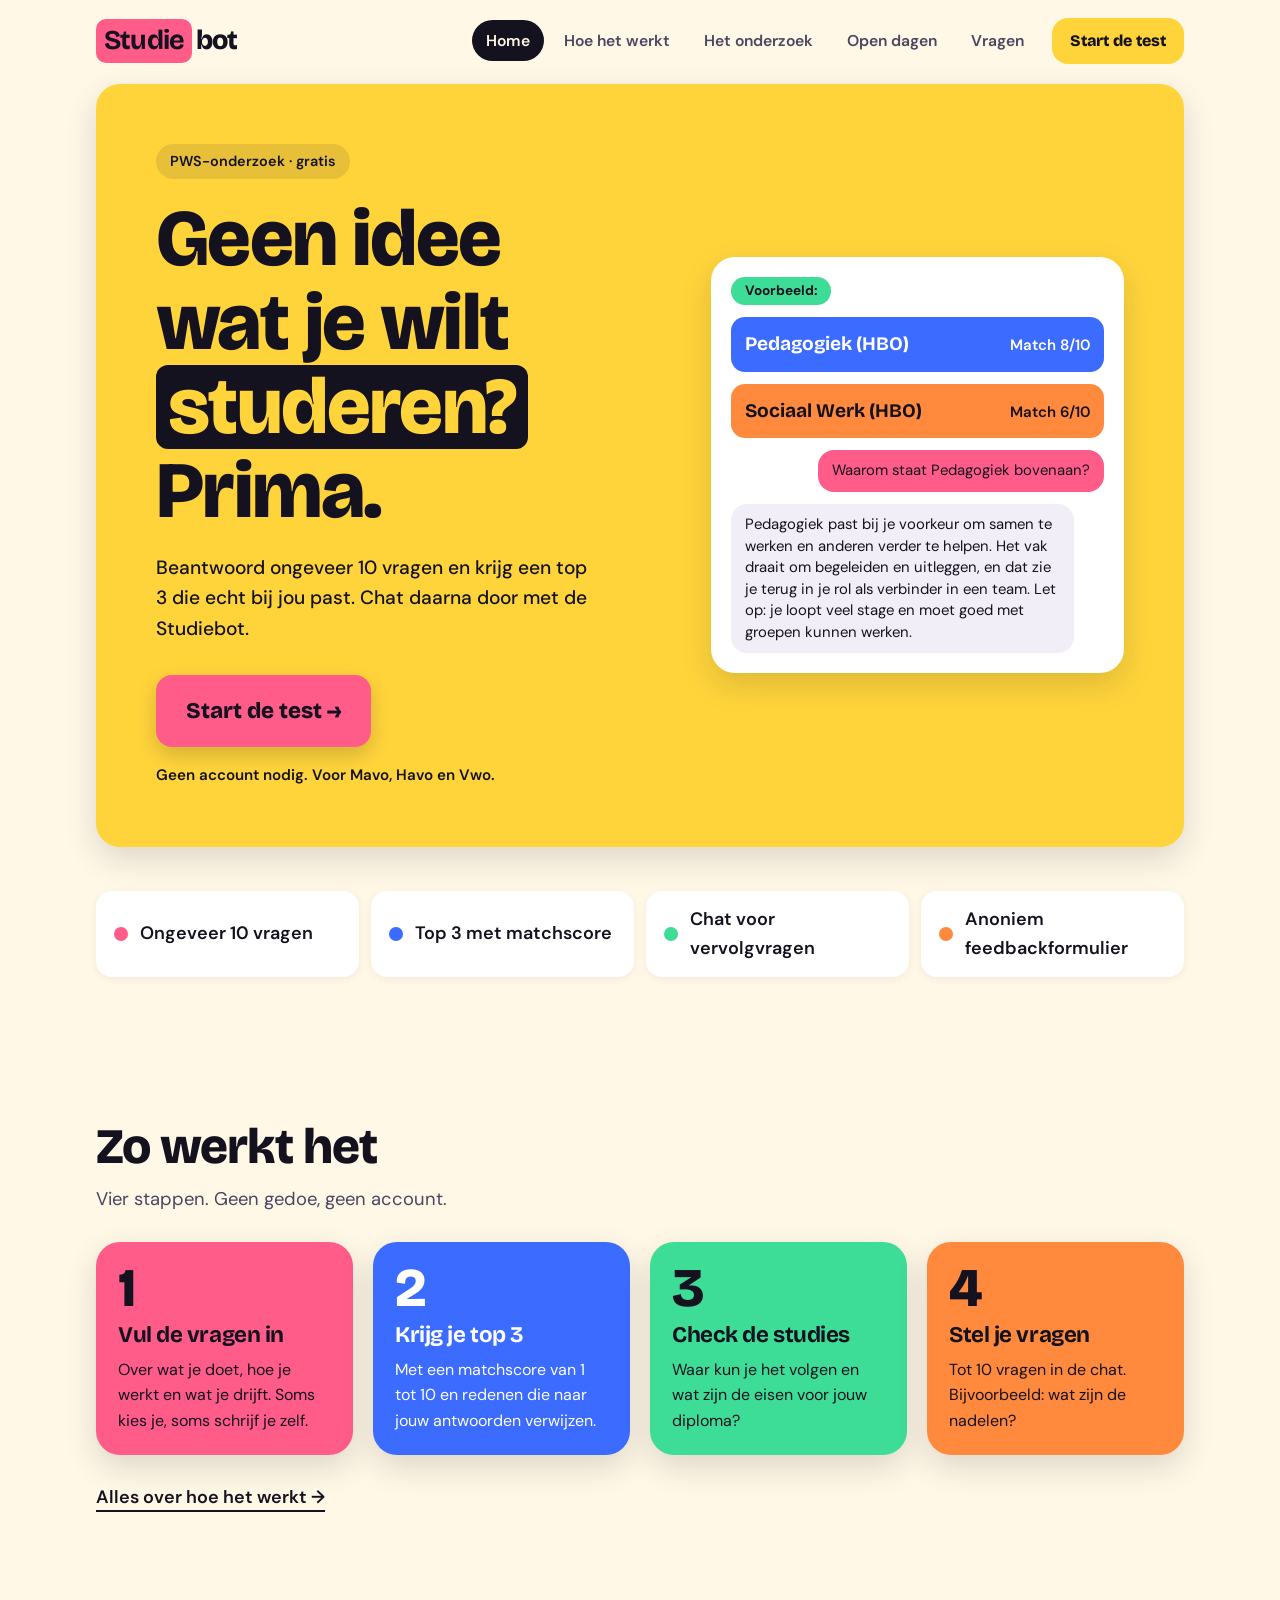
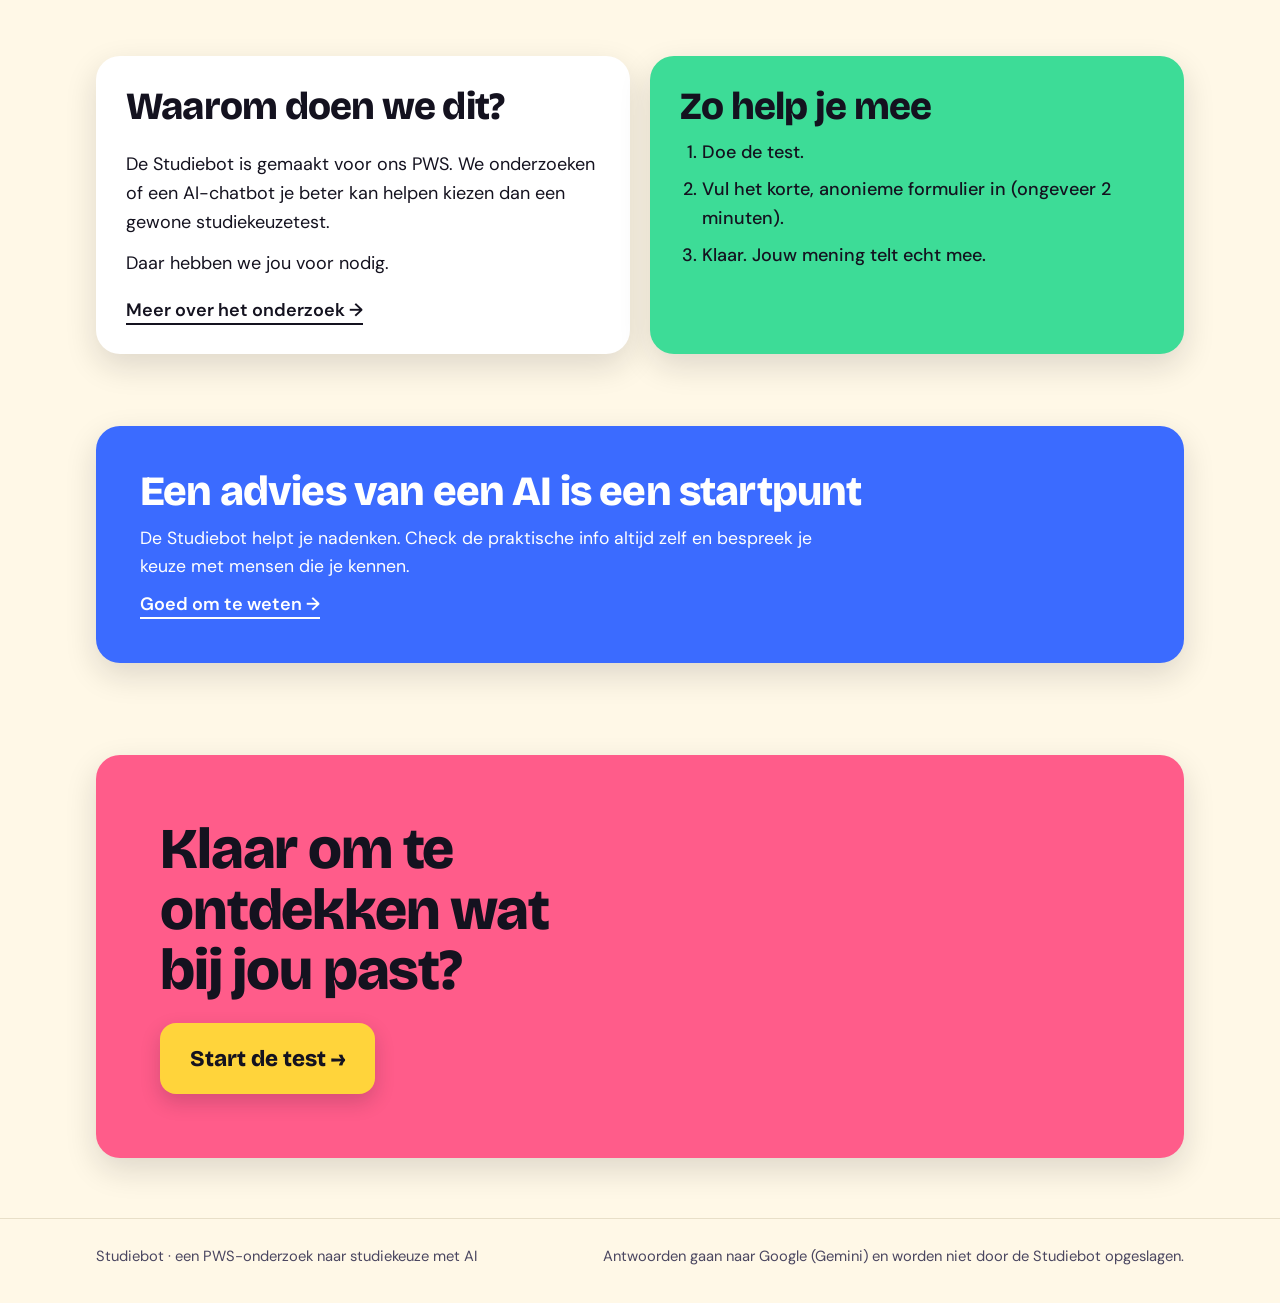
<file: docs/index.html>
<!doctype html>
<html lang="nl"><head><meta charset="utf-8"><meta name="viewport" content="width=device-width, initial-scale=1, viewport-fit=cover"><title>Studiebot</title>
<link rel="preconnect" href="https://fonts.googleapis.com"><link rel="preconnect" href="https://fonts.gstatic.com" crossorigin><link rel="stylesheet" href="https://fonts.googleapis.com/css2?family=Bricolage+Grotesque:wght@700;800&family=DM+Sans:wght@400;500;600;700&display=swap">
<link rel="stylesheet" href="assets/style.css"></head>
<body>
<header class="site-head"><div class="wrap"><div class="bar">
<a class="logo" href="index.html" aria-label="Studiebot, naar de homepage"><b>Studie</b>bot</a>
<a class="btn sm head-cta" href="https://studiebotpws-adriaanchrisderk.streamlit.app" target="_blank" rel="noopener">Start de test</a>
<nav class="nav" aria-label="Hoofdmenu"><a class="item" href="index.html" aria-current="page">Home</a><a class="item" href="hoe-werkt.html">Hoe het werkt</a><a class="item" href="onderzoek.html">Het onderzoek</a><a class="item" href="open-dagen.html">Open dagen</a><a class="item" href="vragen.html">Vragen</a><a class="btn sm" href="https://studiebotpws-adriaanchrisderk.streamlit.app" target="_blank" rel="noopener">Start de test</a></nav>
</div></div></header><main>
<section class="hero"><div class="wrap"><div class="hero-box box" style="background:var(--yellow)">
 <div>
  <span class="pill">PWS-onderzoek · gratis</span>
  <h1>Geen idee wat je wilt <span>studeren?</span> Prima.</h1>
  <p class="sub">Beantwoord ongeveer 10 vragen en krijg een top 3 die echt bij jou past. Chat daarna door met de Studiebot.</p>
  <div class="hero-cta"><a class="btn" href="https://studiebotpws-adriaanchrisderk.streamlit.app" target="_blank" rel="noopener">Start de test →</a>
  <span class="tiny">Geen account nodig. Voor Mavo, Havo en Vwo.</span></div>
 </div>
 <div class="phone box" role="img" aria-label="Voorbeeld van een advies met matchscore en een vraag in de chat">
  <span class="chip">Voorbeeld:</span>
  <div class="res a"><div class="row"><strong>Pedagogiek (HBO)</strong><small>Match 8/10</small></div></div>
  <div class="res b"><div class="row"><strong>Sociaal Werk (HBO)</strong><small>Match 6/10</small></div></div>
  <div class="bubble u">Waarom staat Pedagogiek bovenaan?</div>
  <div class="bubble bt">Pedagogiek past bij je voorkeur om samen te werken en anderen verder te helpen. Het vak draait om begeleiden en uitleggen, en dat zie je terug in je rol als verbinder in een team. Let op: je loopt veel stage en moet goed met groepen kunnen werken.</div>
 </div>
</div></div></section>

<section class="sec" style="padding-top:8px"><div class="wrap"><ul class="facts">
 <li><i></i>Ongeveer 10 vragen</li><li><i></i>Top 3 met matchscore</li><li><i></i>Chat voor vervolgvragen</li><li><i></i>Anoniem feedbackformulier</li></ul></div></section>

<section class="sec"><div class="wrap">
 <h2>Zo werkt het</h2><p class="lead">Vier stappen. Geen gedoe, geen account.</p>
 <ol class="steps">
  <li class="step box"><span class="n">1</span><h3>Vul de vragen in</h3><p>Over wat je doet, hoe je werkt en wat je drijft. Soms kies je, soms schrijf je zelf.</p></li>
  <li class="step box"><span class="n">2</span><h3>Krijg je top 3</h3><p>Met een matchscore van 1 tot 10 en redenen die naar jouw antwoorden verwijzen.</p></li>
  <li class="step box"><span class="n">3</span><h3>Check de studies</h3><p>Waar kun je het volgen en wat zijn de eisen voor jouw diploma?</p></li>
  <li class="step box"><span class="n">4</span><h3>Stel je vragen</h3><p>Tot 10 vragen in de chat. Bijvoorbeeld: wat zijn de nadelen?</p></li>
 </ol>
 <p class="more"><a class="link-arrow" href="hoe-werkt.html">Alles over hoe het werkt →</a></p>
</div></section>

<section class="sec"><div class="wrap"><div class="duo">
 <div class="box white"><h2>Waarom doen we dit?</h2><p>De Studiebot is gemaakt voor ons PWS. We onderzoeken of een AI-chatbot je beter kan helpen kiezen dan een gewone studiekeuzetest.</p><p>Daar hebben we jou voor nodig.</p><p style="margin-top:6px"><a class="link-arrow" href="onderzoek.html">Meer over het onderzoek →</a></p></div>
 <div class="box c-mint"><h3>Zo help je mee</h3><ol><li>Doe de test.</li><li>Vul het korte, anonieme formulier in (ongeveer 2 minuten).</li><li>Klaar. Jouw mening telt echt mee.</li></ol></div>
</div></div></section>

<section class="sec" style="padding-top:0"><div class="wrap"><div class="box c-blue" style="padding:clamp(24px,4vw,44px);display:grid;gap:10px">
 <h2 style="margin:0;font-size:clamp(1.7rem,3.6vw,2.6rem)">Een advies van een AI is een startpunt</h2>
 <p style="max-width:56ch;font-size:1.1rem">De Studiebot helpt je nadenken. Check de praktische info altijd zelf en bespreek je keuze met mensen die je kennen.</p>
 <p><a class="link-arrow" href="vragen.html#goed-om-te-weten">Goed om te weten →</a></p></div></div></section>
<section class="final"><div class="wrap"><div class="final-box box"><h2>Klaar om te ontdekken wat bij jou past?</h2>
<a class="btn" href="https://studiebotpws-adriaanchrisderk.streamlit.app" target="_blank" rel="noopener">Start de test →</a></div></div></section>
</main><footer><div class="wrap"><span>Studiebot · een PWS-onderzoek naar studiekeuze met AI</span><span>Antwoorden gaan naar Google (Gemini) en worden niet door de Studiebot opgeslagen.</span></div></footer>

</body></html>
</file>
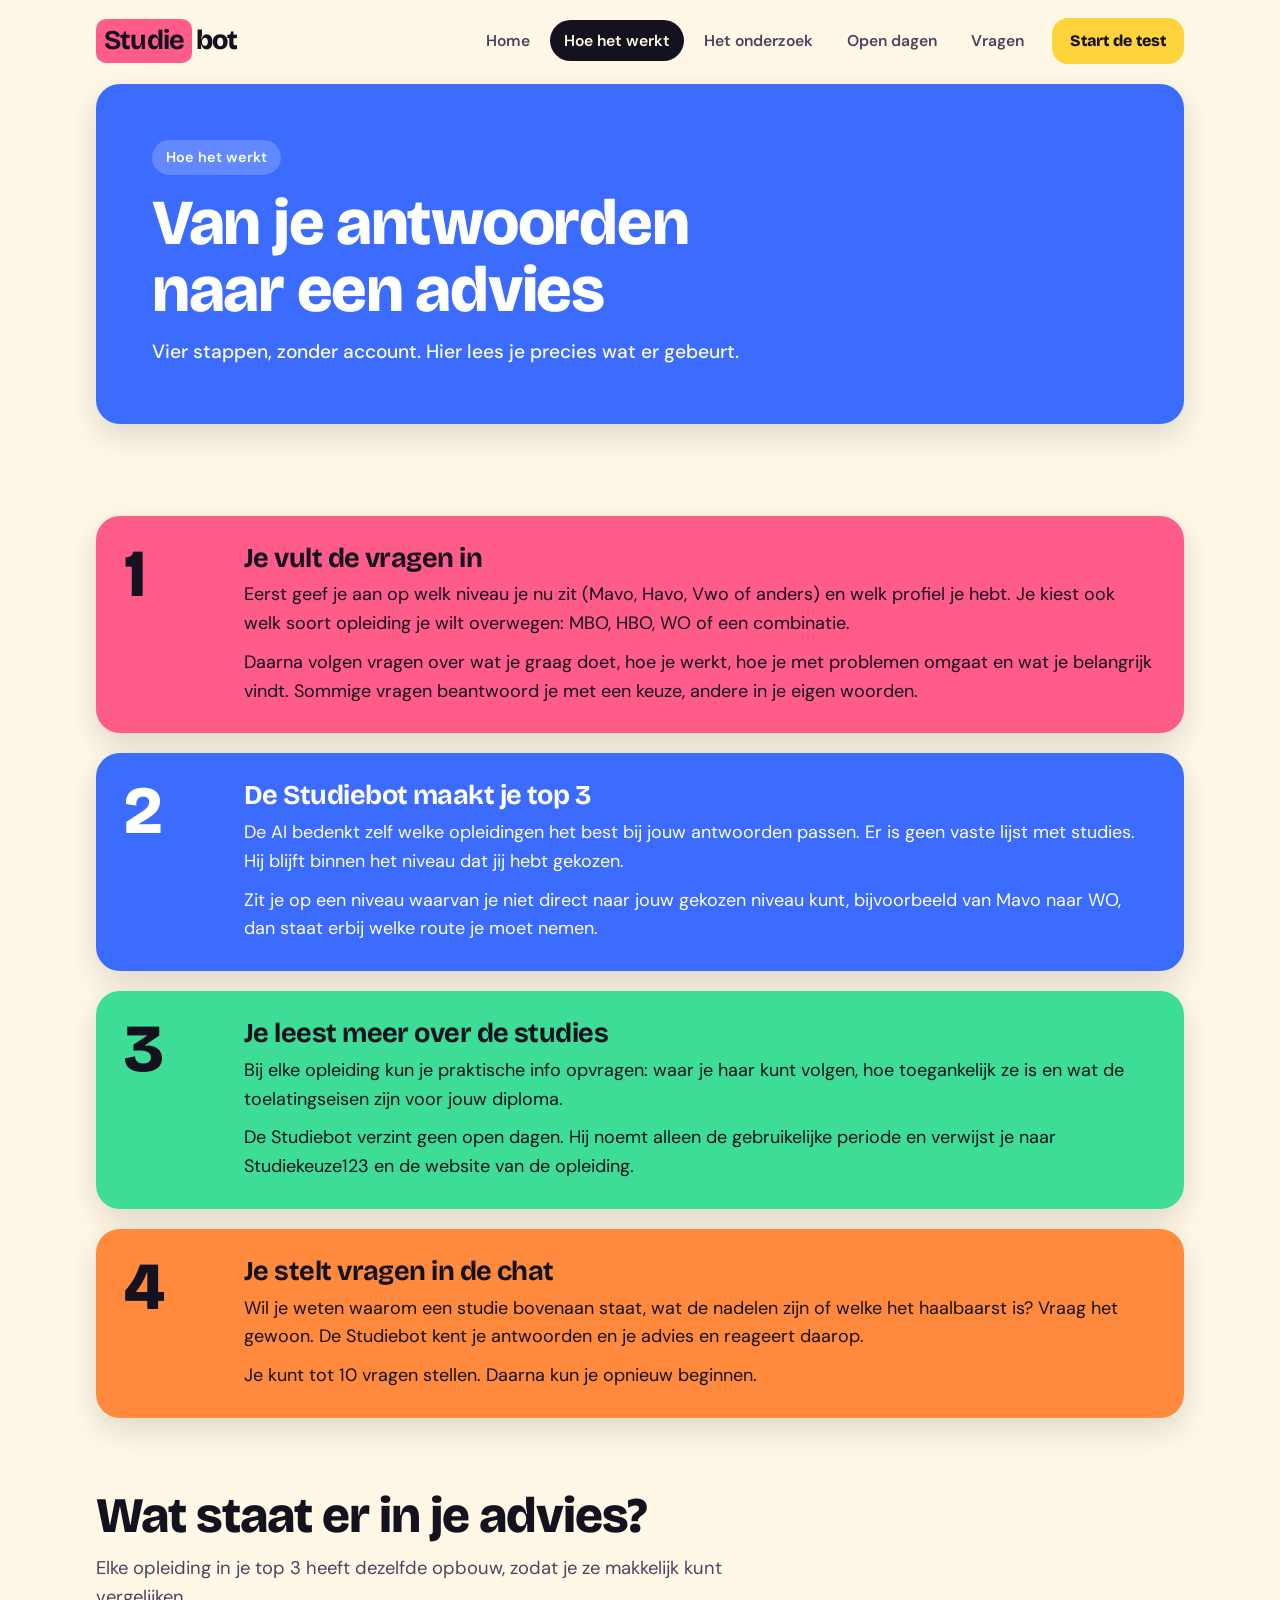
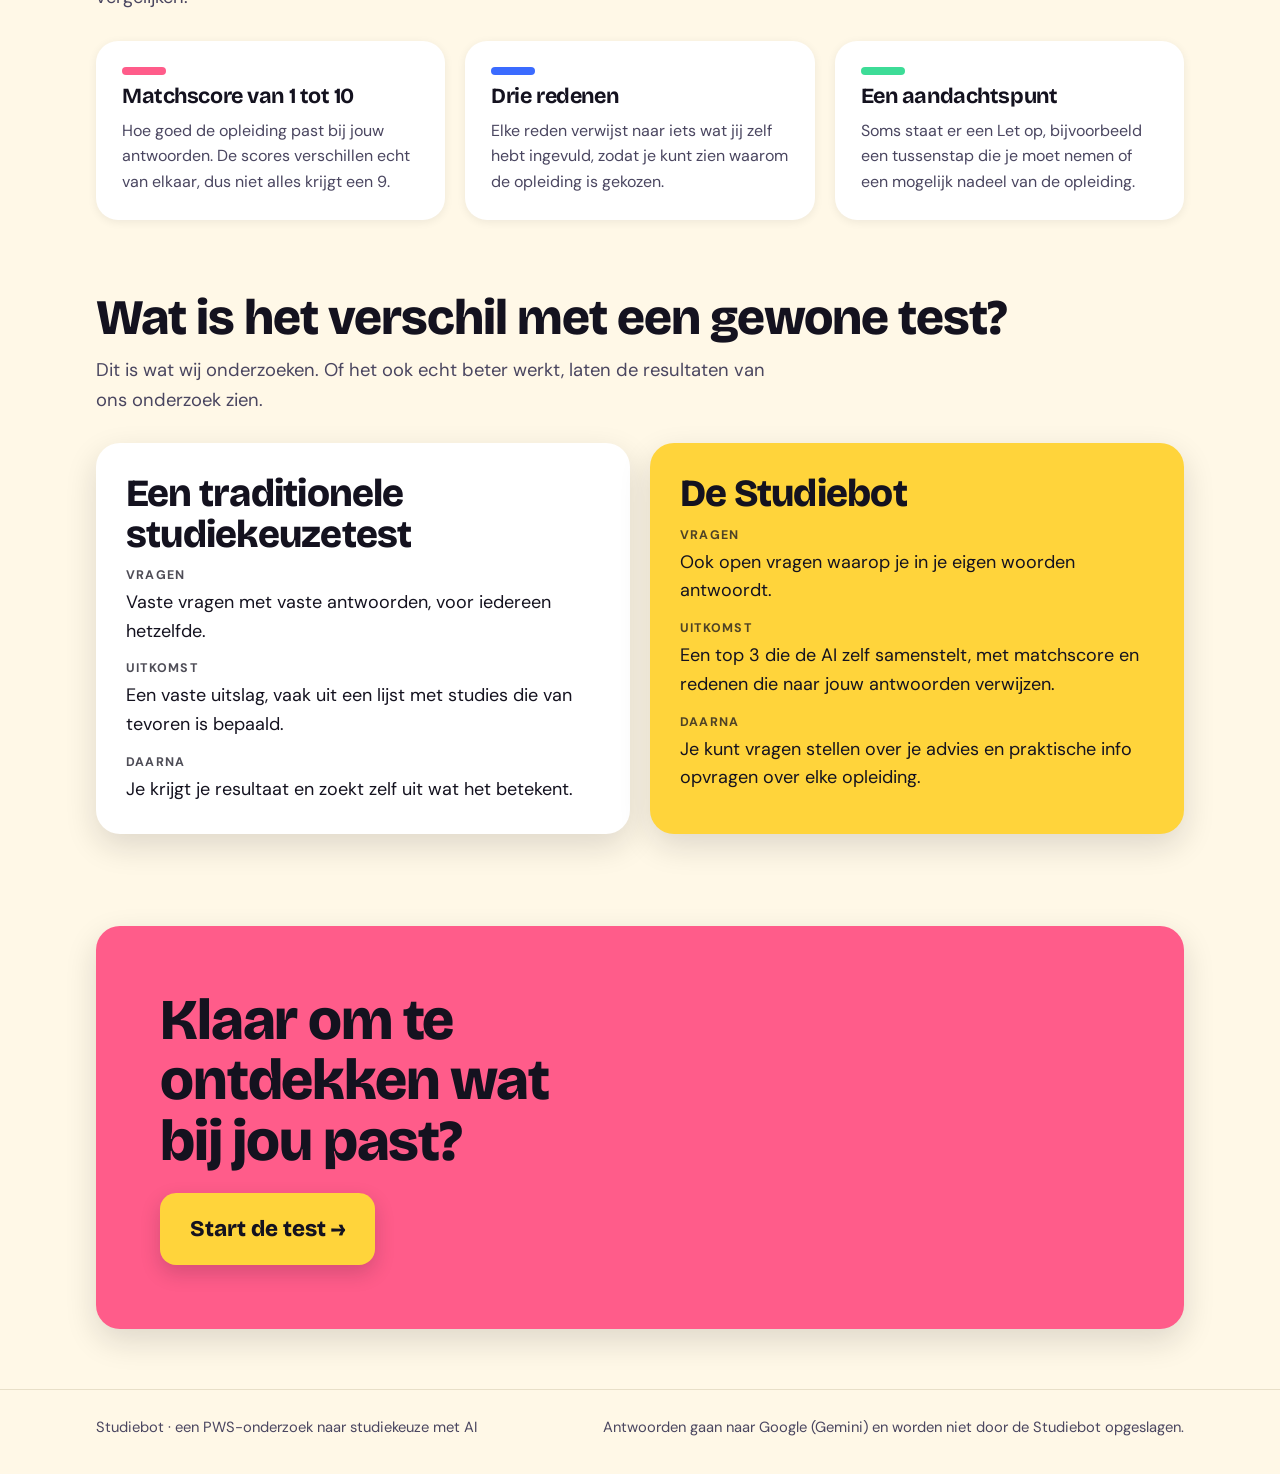
<file: docs/hoe-werkt.html>
<!doctype html>
<html lang="nl"><head><meta charset="utf-8"><meta name="viewport" content="width=device-width, initial-scale=1, viewport-fit=cover"><title>Hoe het werkt · Studiebot</title>
<link rel="preconnect" href="https://fonts.googleapis.com"><link rel="preconnect" href="https://fonts.gstatic.com" crossorigin><link rel="stylesheet" href="https://fonts.googleapis.com/css2?family=Bricolage+Grotesque:wght@700;800&family=DM+Sans:wght@400;500;600;700&display=swap">
<link rel="stylesheet" href="assets/style.css"></head>
<body>
<header class="site-head"><div class="wrap"><div class="bar">
<a class="logo" href="index.html" aria-label="Studiebot, naar de homepage"><b>Studie</b>bot</a>
<a class="btn sm head-cta" href="https://studiebotpws-adriaanchrisderk.streamlit.app" target="_blank" rel="noopener">Start de test</a>
<nav class="nav" aria-label="Hoofdmenu"><a class="item" href="index.html">Home</a><a class="item" href="hoe-werkt.html" aria-current="page">Hoe het werkt</a><a class="item" href="onderzoek.html">Het onderzoek</a><a class="item" href="open-dagen.html">Open dagen</a><a class="item" href="vragen.html">Vragen</a><a class="btn sm" href="https://studiebotpws-adriaanchrisderk.streamlit.app" target="_blank" rel="noopener">Start de test</a></nav>
</div></div></header><main>
<section class="page-head"><div class="wrap"><div class="box c-blue"><span class="pill">Hoe het werkt</span><h1>Van je antwoorden naar een advies</h1><p class="lead">Vier stappen, zonder account. Hier lees je precies wat er gebeurt.</p></div></div></section>
<section class="sec"><div class="wrap"><div class="long">
 <div class="row2 box"><span class="n">1</span><div><h3>Je vult de vragen in</h3>
  <p>Eerst geef je aan op welk niveau je nu zit (Mavo, Havo, Vwo of anders) en welk profiel je hebt. Je kiest ook welk soort opleiding je wilt overwegen: MBO, HBO, WO of een combinatie.</p>
  <p>Daarna volgen vragen over wat je graag doet, hoe je werkt, hoe je met problemen omgaat en wat je belangrijk vindt. Sommige vragen beantwoord je met een keuze, andere in je eigen woorden.</p></div></div>
 <div class="row2 box"><span class="n">2</span><div><h3>De Studiebot maakt je top 3</h3>
  <p>De AI bedenkt zelf welke opleidingen het best bij jouw antwoorden passen. Er is geen vaste lijst met studies. Hij blijft binnen het niveau dat jij hebt gekozen.</p>
  <p>Zit je op een niveau waarvan je niet direct naar jouw gekozen niveau kunt, bijvoorbeeld van Mavo naar WO, dan staat erbij welke route je moet nemen.</p></div></div>
 <div class="row2 box"><span class="n">3</span><div><h3>Je leest meer over de studies</h3>
  <p>Bij elke opleiding kun je praktische info opvragen: waar je haar kunt volgen, hoe toegankelijk ze is en wat de toelatingseisen zijn voor jouw diploma.</p>
  <p>De Studiebot verzint geen open dagen. Hij noemt alleen de gebruikelijke periode en verwijst je naar Studiekeuze123 en de website van de opleiding.</p></div></div>
 <div class="row2 box"><span class="n">4</span><div><h3>Je stelt vragen in de chat</h3>
  <p>Wil je weten waarom een studie bovenaan staat, wat de nadelen zijn of welke het haalbaarst is? Vraag het gewoon. De Studiebot kent je antwoorden en je advies en reageert daarop.</p>
  <p>Je kunt tot 10 vragen stellen. Daarna kun je opnieuw beginnen.</p></div></div>
</div></div></section>

<section class="sec" style="padding-top:0"><div class="wrap">
 <h2>Wat staat er in je advies?</h2><p class="lead">Elke opleiding in je top 3 heeft dezelfde opbouw, zodat je ze makkelijk kunt vergelijken.</p>
 <div class="cards">
  <div class="card"><span class="tag"></span><h3>Matchscore van 1 tot 10</h3><p>Hoe goed de opleiding past bij jouw antwoorden. De scores verschillen echt van elkaar, dus niet alles krijgt een 9.</p></div>
  <div class="card"><span class="tag"></span><h3>Drie redenen</h3><p>Elke reden verwijst naar iets wat jij zelf hebt ingevuld, zodat je kunt zien waarom de opleiding is gekozen.</p></div>
  <div class="card"><span class="tag"></span><h3>Een aandachtspunt</h3><p>Soms staat er een Let op, bijvoorbeeld een tussenstap die je moet nemen of een mogelijk nadeel van de opleiding.</p></div>
 </div>
</div></section>

<section class="sec compare" style="padding-top:0"><div class="wrap">
 <h2>Wat is het verschil met een gewone test?</h2><p class="lead">Dit is wat wij onderzoeken. Of het ook echt beter werkt, laten de resultaten van ons onderzoek zien.</p>
 <div class="duo">
  <div class="box white"><h3>Een traditionele studiekeuzetest</h3><dl>
   <div><dt>Vragen</dt><dd>Vaste vragen met vaste antwoorden, voor iedereen hetzelfde.</dd></div>
   <div><dt>Uitkomst</dt><dd>Een vaste uitslag, vaak uit een lijst met studies die van tevoren is bepaald.</dd></div>
   <div><dt>Daarna</dt><dd>Je krijgt je resultaat en zoekt zelf uit wat het betekent.</dd></div></dl></div>
  <div class="box c-yellow"><h3>De Studiebot</h3><dl>
   <div><dt>Vragen</dt><dd>Ook open vragen waarop je in je eigen woorden antwoordt.</dd></div>
   <div><dt>Uitkomst</dt><dd>Een top 3 die de AI zelf samenstelt, met matchscore en redenen die naar jouw antwoorden verwijzen.</dd></div>
   <div><dt>Daarna</dt><dd>Je kunt vragen stellen over je advies en praktische info opvragen over elke opleiding.</dd></div></dl></div>
 </div>
</div></section>
<section class="final"><div class="wrap"><div class="final-box box"><h2>Klaar om te ontdekken wat bij jou past?</h2>
<a class="btn" href="https://studiebotpws-adriaanchrisderk.streamlit.app" target="_blank" rel="noopener">Start de test →</a></div></div></section>
</main><footer><div class="wrap"><span>Studiebot · een PWS-onderzoek naar studiekeuze met AI</span><span>Antwoorden gaan naar Google (Gemini) en worden niet door de Studiebot opgeslagen.</span></div></footer>
</body></html>
</file>
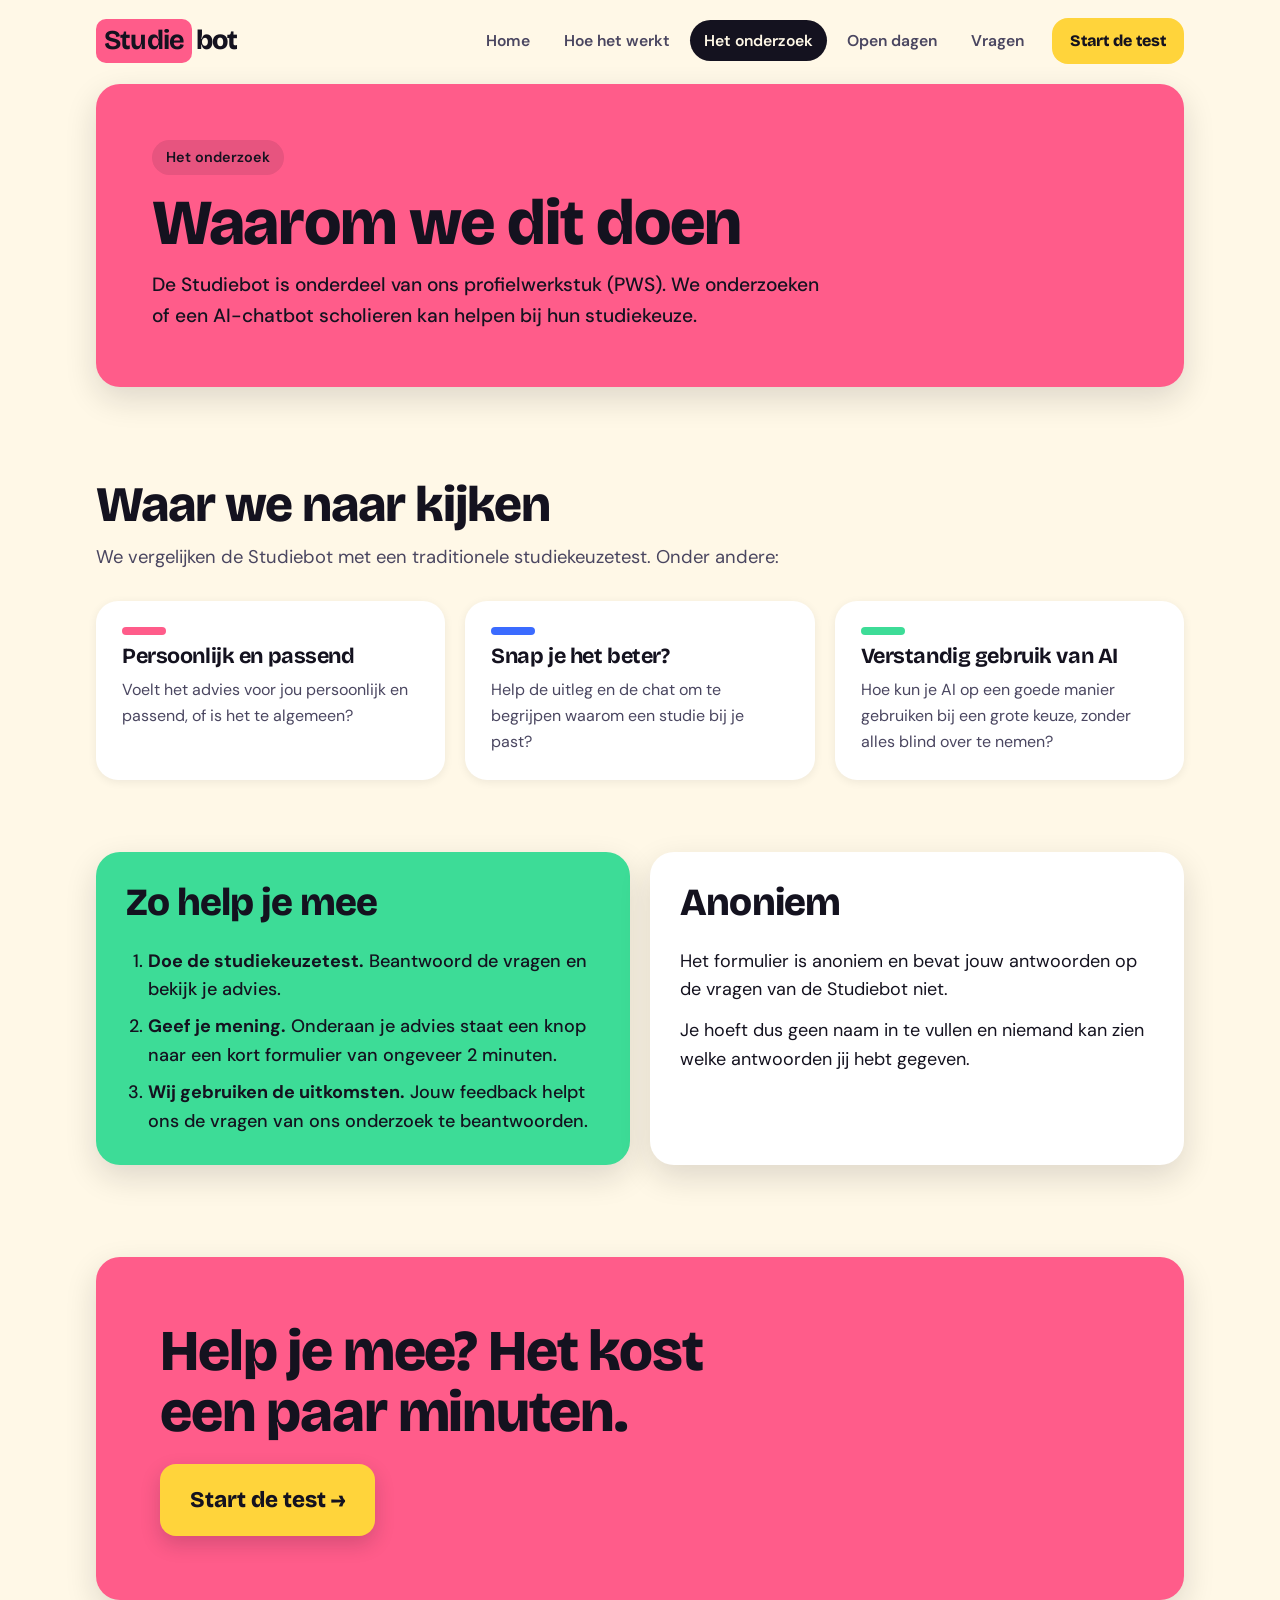
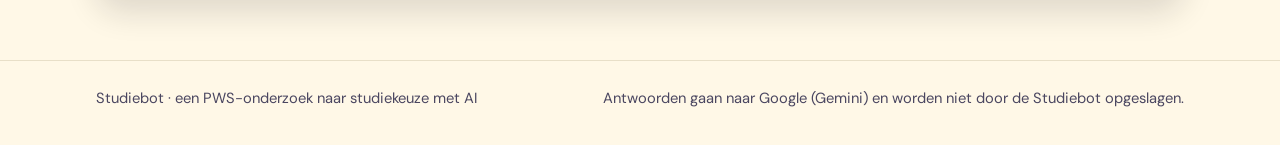
<file: docs/onderzoek.html>
<!doctype html>
<html lang="nl"><head><meta charset="utf-8"><meta name="viewport" content="width=device-width, initial-scale=1, viewport-fit=cover"><title>Het onderzoek · Studiebot</title>
<link rel="preconnect" href="https://fonts.googleapis.com"><link rel="preconnect" href="https://fonts.gstatic.com" crossorigin><link rel="stylesheet" href="https://fonts.googleapis.com/css2?family=Bricolage+Grotesque:wght@700;800&family=DM+Sans:wght@400;500;600;700&display=swap">
<link rel="stylesheet" href="assets/style.css"></head>
<body>
<header class="site-head"><div class="wrap"><div class="bar">
<a class="logo" href="index.html" aria-label="Studiebot, naar de homepage"><b>Studie</b>bot</a>
<a class="btn sm head-cta" href="https://studiebotpws-adriaanchrisderk.streamlit.app" target="_blank" rel="noopener">Start de test</a>
<nav class="nav" aria-label="Hoofdmenu"><a class="item" href="index.html">Home</a><a class="item" href="hoe-werkt.html">Hoe het werkt</a><a class="item" href="onderzoek.html" aria-current="page">Het onderzoek</a><a class="item" href="open-dagen.html">Open dagen</a><a class="item" href="vragen.html">Vragen</a><a class="btn sm" href="https://studiebotpws-adriaanchrisderk.streamlit.app" target="_blank" rel="noopener">Start de test</a></nav>
</div></div></header><main>
<section class="page-head"><div class="wrap"><div class="box c-pink"><span class="pill">Het onderzoek</span><h1>Waarom we dit doen</h1><p class="lead">De Studiebot is onderdeel van ons profielwerkstuk (PWS). We onderzoeken of een AI-chatbot scholieren kan helpen bij hun studiekeuze.</p></div></div></section>
<section class="sec"><div class="wrap">
 <h2>Waar we naar kijken</h2><p class="lead">We vergelijken de Studiebot met een traditionele studiekeuzetest. Onder andere:</p>
 <div class="cards">
  <div class="card"><span class="tag"></span><h3>Persoonlijk en passend</h3><p>Voelt het advies voor jou persoonlijk en passend, of is het te algemeen?</p></div>
  <div class="card"><span class="tag"></span><h3>Snap je het beter?</h3><p>Help de uitleg en de chat om te begrijpen waarom een studie bij je past?</p></div>
  <div class="card"><span class="tag"></span><h3>Verstandig gebruik van AI</h3><p>Hoe kun je AI op een goede manier gebruiken bij een grote keuze, zonder alles blind over te nemen?</p></div>
 </div>
</div></section>

<section class="sec" style="padding-top:0"><div class="wrap"><div class="duo">
 <div class="box c-mint"><h2>Zo help je mee</h2><ol>
  <li><strong>Doe de studiekeuzetest.</strong> Beantwoord de vragen en bekijk je advies.</li>
  <li><strong>Geef je mening.</strong> Onderaan je advies staat een knop naar een kort formulier van ongeveer 2 minuten.</li>
  <li><strong>Wij gebruiken de uitkomsten.</strong> Jouw feedback helpt ons de vragen van ons onderzoek te beantwoorden.</li></ol></div>
 <div class="box white"><h2>Anoniem</h2><p>Het formulier is anoniem en bevat jouw antwoorden op de vragen van de Studiebot niet.</p><p>Je hoeft dus geen naam in te vullen en niemand kan zien welke antwoorden jij hebt gegeven.</p></div>
</div></div></section>
<section class="final"><div class="wrap"><div class="final-box box"><h2>Help je mee? Het kost een paar minuten.</h2>
<a class="btn" href="https://studiebotpws-adriaanchrisderk.streamlit.app" target="_blank" rel="noopener">Start de test →</a></div></div></section>
</main><footer><div class="wrap"><span>Studiebot · een PWS-onderzoek naar studiekeuze met AI</span><span>Antwoorden gaan naar Google (Gemini) en worden niet door de Studiebot opgeslagen.</span></div></footer>
</body></html>
</file>
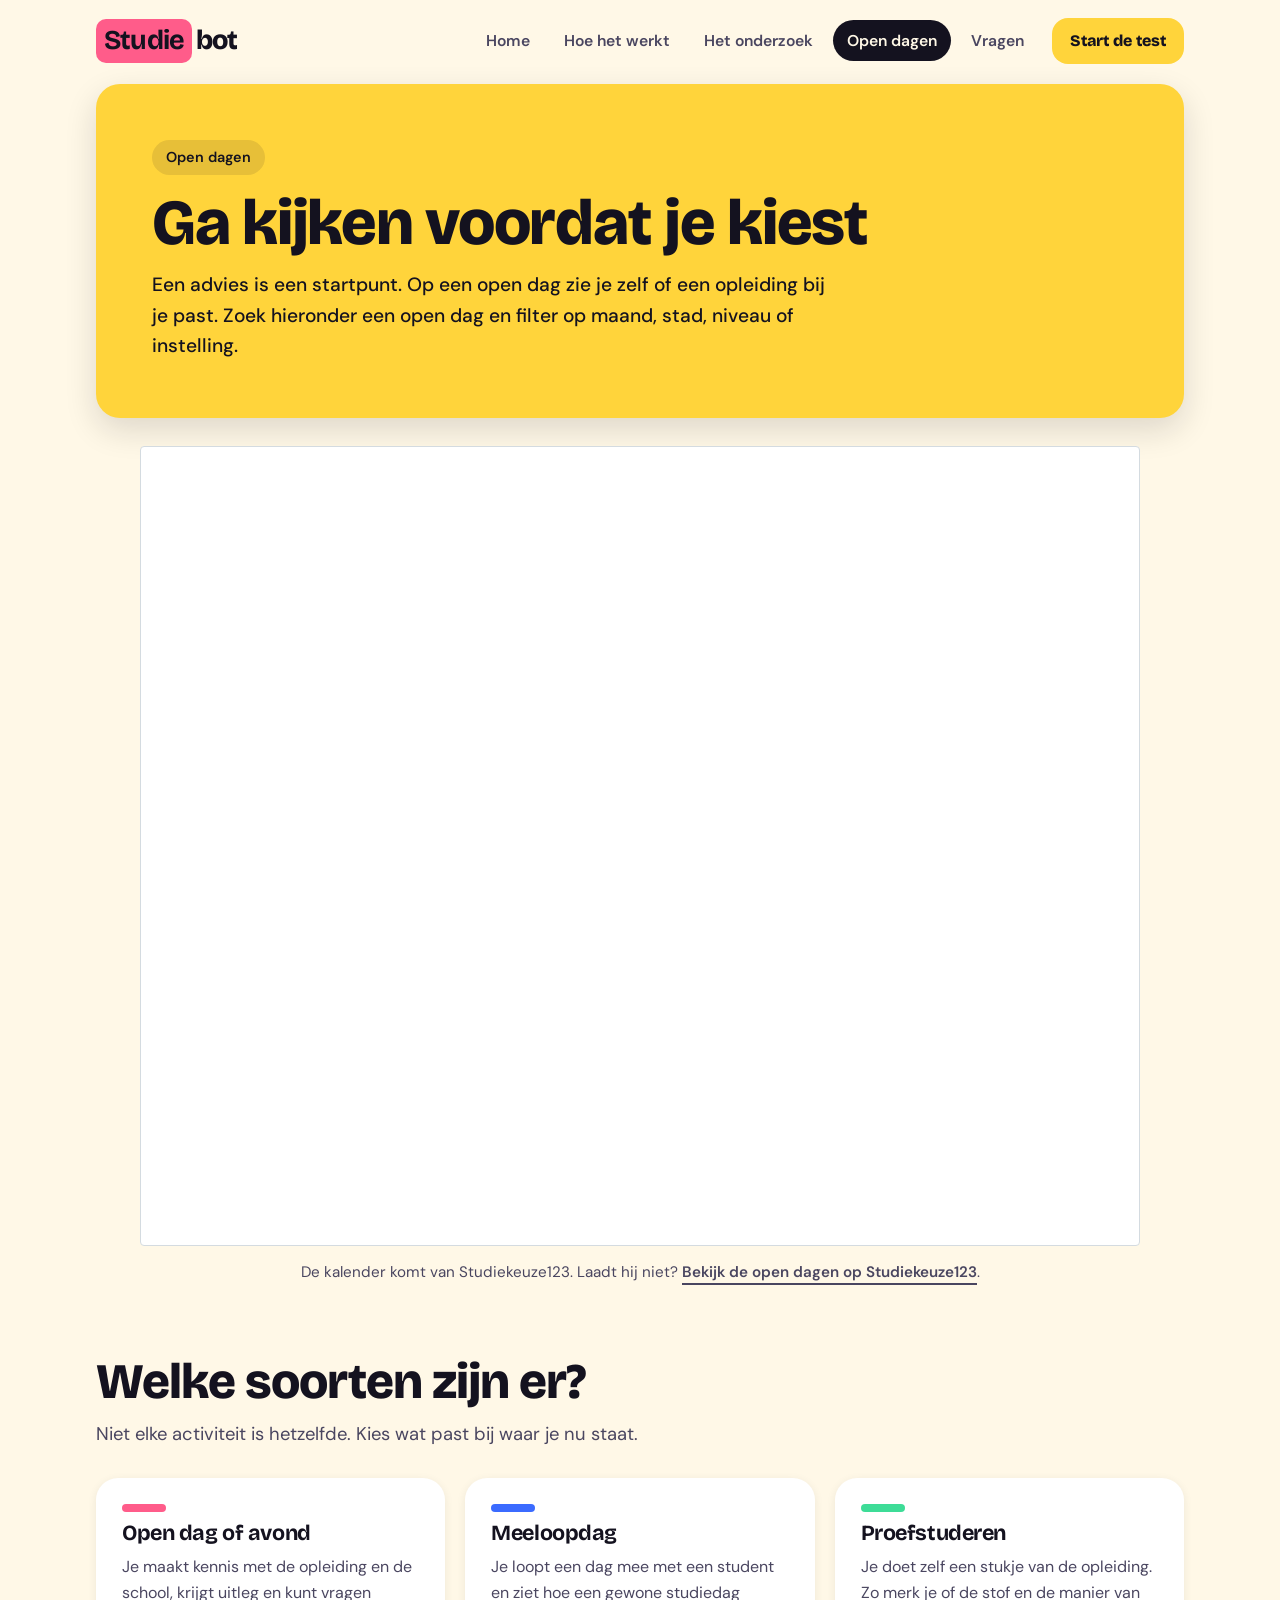
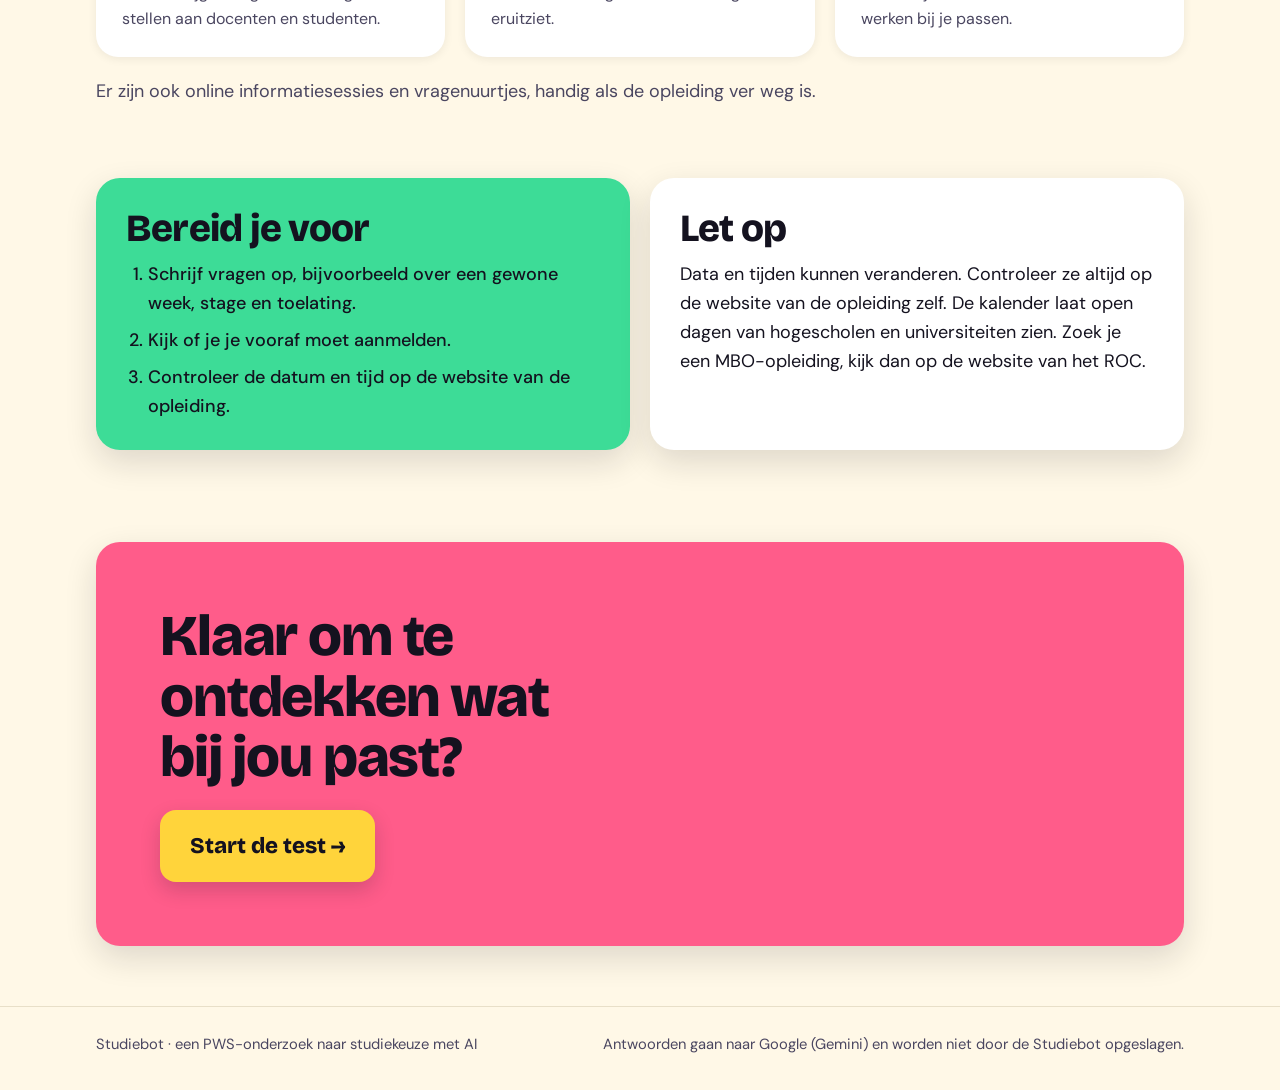
<file: docs/open-dagen.html>
<!doctype html>
<html lang="nl"><head><meta charset="utf-8"><meta name="viewport" content="width=device-width, initial-scale=1, viewport-fit=cover"><title>Open dagen · Studiebot</title>
<link rel="preconnect" href="https://fonts.googleapis.com"><link rel="preconnect" href="https://fonts.gstatic.com" crossorigin><link rel="stylesheet" href="https://fonts.googleapis.com/css2?family=Bricolage+Grotesque:wght@700;800&family=DM+Sans:wght@400;500;600;700&display=swap">
<link rel="stylesheet" href="assets/style.css"></head>
<body>
<header class="site-head"><div class="wrap"><div class="bar">
<a class="logo" href="index.html" aria-label="Studiebot, naar de homepage"><b>Studie</b>bot</a>
<a class="btn sm head-cta" href="https://studiebotpws-adriaanchrisderk.streamlit.app" target="_blank" rel="noopener">Start de test</a>
<nav class="nav" aria-label="Hoofdmenu"><a class="item" href="index.html">Home</a><a class="item" href="hoe-werkt.html">Hoe het werkt</a><a class="item" href="onderzoek.html">Het onderzoek</a><a class="item" href="open-dagen.html" aria-current="page">Open dagen</a><a class="item" href="vragen.html">Vragen</a><a class="btn sm" href="https://studiebotpws-adriaanchrisderk.streamlit.app" target="_blank" rel="noopener">Start de test</a></nav>
</div></div></header><main>
<section class="page-head"><div class="wrap"><div class="box c-yellow"><span class="pill">Open dagen</span><h1>Ga kijken voordat je kiest</h1><p class="lead">Een advies is een startpunt. Op een open dag zie je zelf of een opleiding bij je past. Zoek hieronder een open dag en filter op maand, stad, niveau of instelling.</p></div></div></section>
<section class="sec" style="padding-top:8px"><div class="wrap"><div class="widget">
 <iframe title="Open dagen van Studiekeuze123" style="position: static; visibility: visible; display: inline-block; padding: 0px; border: 1px solid #D4DBE0; border-radius: 4px; max-width: 100%; min-width: 180px; min-height: 200px; margin-top: 0px; margin-bottom: 0px; height: 800px; width: 1000px" scrolling="no" src="https://opendagenwidget.studiekeuze123.nl?titel=Open+dagen+PWS+CDA&amp;domain=chrishommelberg.github.io%2Fstudiebotpws%2F&amp;hash=baaa4e4555d911ea7c335d00757028eb"></iframe>
 <p>De kalender komt van Studiekeuze123. Laadt hij niet? <a class="link-arrow" href="https://www.studiekeuze123.nl/open-dagen" target="_blank" rel="noopener">Bekijk de open dagen op Studiekeuze123</a>.</p>
</div></div></section>
<section class="sec" style="padding-top:0"><div class="wrap">
 <h2>Welke soorten zijn er?</h2><p class="lead">Niet elke activiteit is hetzelfde. Kies wat past bij waar je nu staat.</p>
 <div class="cards">
  <div class="card"><span class="tag"></span><h3>Open dag of avond</h3><p>Je maakt kennis met de opleiding en de school, krijgt uitleg en kunt vragen stellen aan docenten en studenten.</p></div>
  <div class="card"><span class="tag"></span><h3>Meeloopdag</h3><p>Je loopt een dag mee met een student en ziet hoe een gewone studiedag eruitziet.</p></div>
  <div class="card"><span class="tag"></span><h3>Proefstuderen</h3><p>Je doet zelf een stukje van de opleiding. Zo merk je of de stof en de manier van werken bij je passen.</p></div>
 </div>
 <p class="note">Er zijn ook online informatiesessies en vragenuurtjes, handig als de opleiding ver weg is.</p>
</div></section>
<section class="sec" style="padding-top:0"><div class="wrap"><div class="duo">
 <div class="box c-mint"><h3>Bereid je voor</h3><ol>
  <li>Schrijf vragen op, bijvoorbeeld over een gewone week, stage en toelating.</li>
  <li>Kijk of je je vooraf moet aanmelden.</li>
  <li>Controleer de datum en tijd op de website van de opleiding.</li></ol></div>
 <div class="box white"><h3>Let op</h3><p>Data en tijden kunnen veranderen. Controleer ze altijd op de website van de opleiding zelf. De kalender laat open dagen van hogescholen en universiteiten zien. Zoek je een MBO-opleiding, kijk dan op de website van het ROC.</p></div>
</div></div></section>
<section class="final"><div class="wrap"><div class="final-box box"><h2>Klaar om te ontdekken wat bij jou past?</h2>
<a class="btn" href="https://studiebotpws-adriaanchrisderk.streamlit.app" target="_blank" rel="noopener">Start de test →</a></div></div></section>
</main><footer><div class="wrap"><span>Studiebot · een PWS-onderzoek naar studiekeuze met AI</span><span>Antwoorden gaan naar Google (Gemini) en worden niet door de Studiebot opgeslagen.</span></div></footer>
</body></html>
</file>
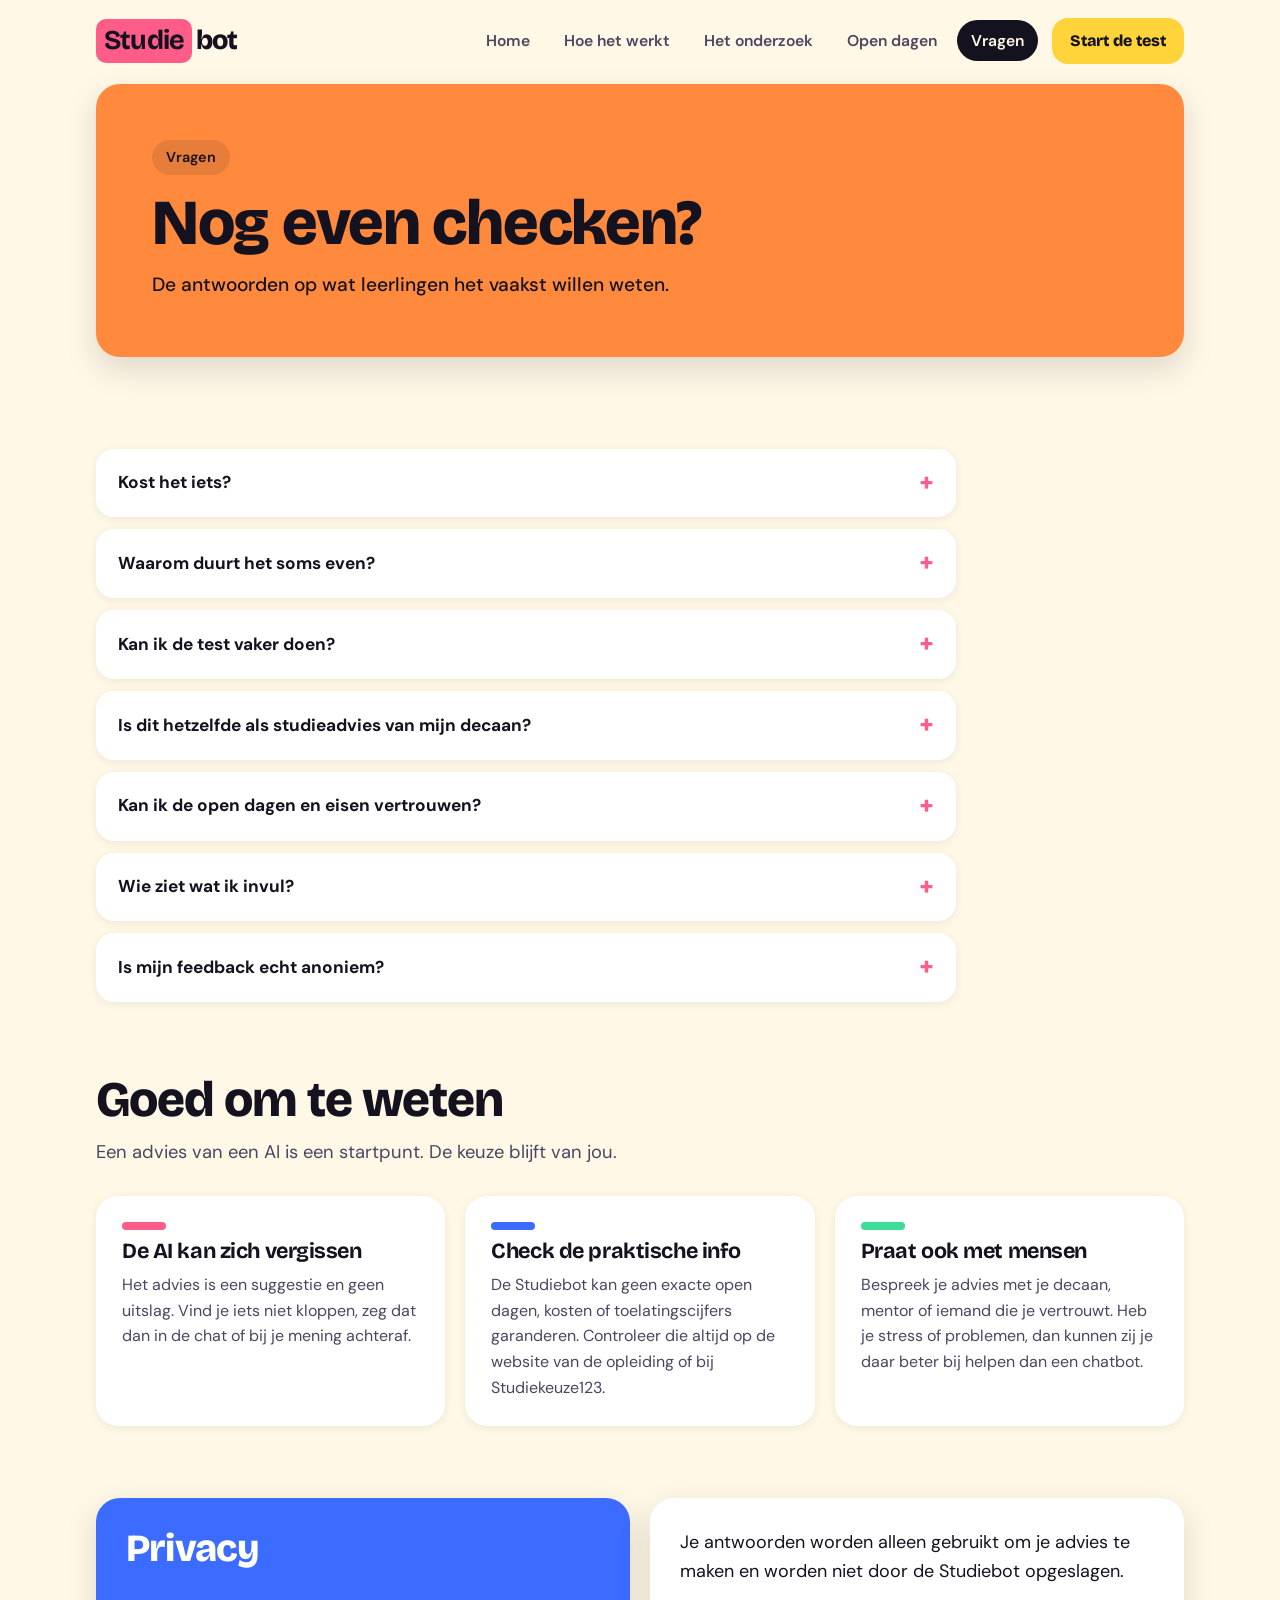
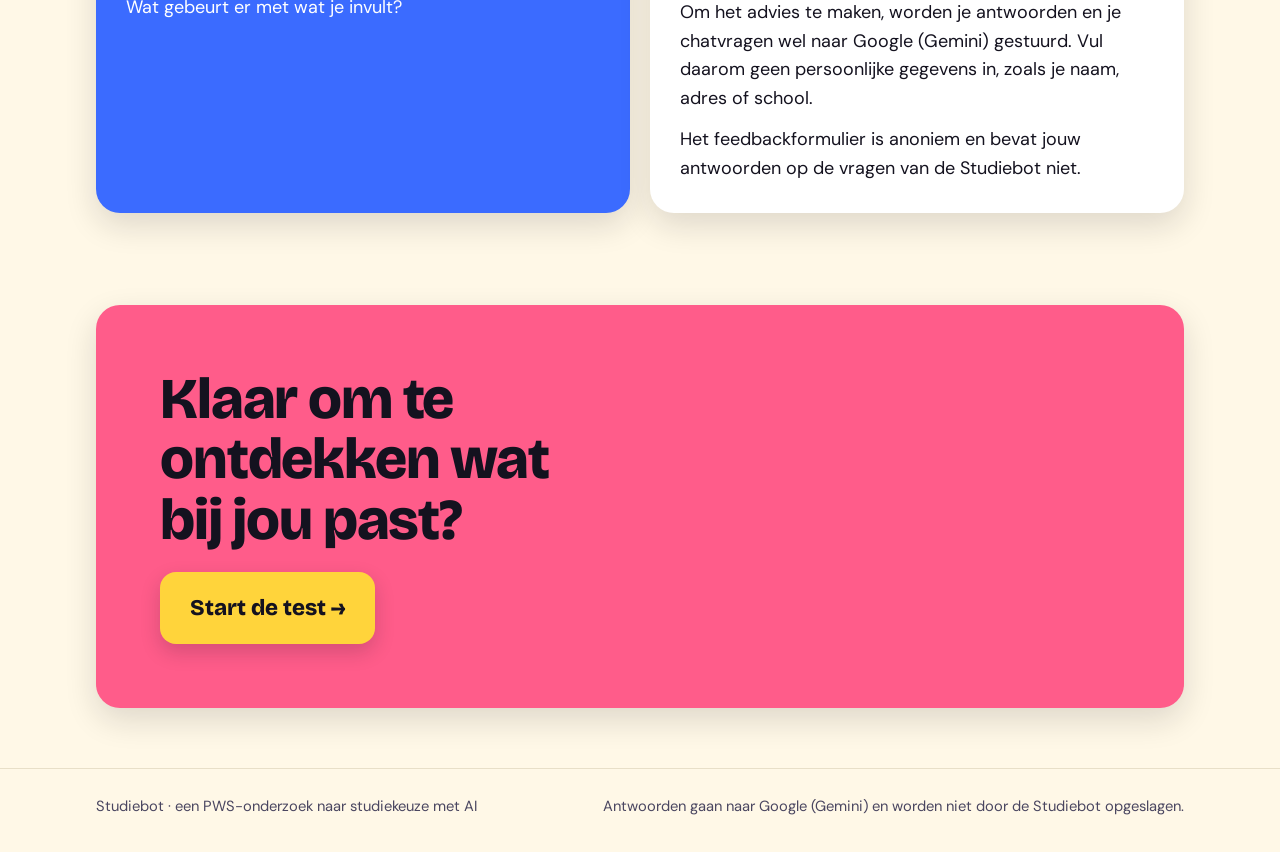
<file: docs/vragen.html>
<!doctype html>
<html lang="nl"><head><meta charset="utf-8"><meta name="viewport" content="width=device-width, initial-scale=1, viewport-fit=cover"><title>Vragen · Studiebot</title>
<link rel="preconnect" href="https://fonts.googleapis.com"><link rel="preconnect" href="https://fonts.gstatic.com" crossorigin><link rel="stylesheet" href="https://fonts.googleapis.com/css2?family=Bricolage+Grotesque:wght@700;800&family=DM+Sans:wght@400;500;600;700&display=swap">
<link rel="stylesheet" href="assets/style.css"></head>
<body>
<header class="site-head"><div class="wrap"><div class="bar">
<a class="logo" href="index.html" aria-label="Studiebot, naar de homepage"><b>Studie</b>bot</a>
<a class="btn sm head-cta" href="https://studiebotpws-adriaanchrisderk.streamlit.app" target="_blank" rel="noopener">Start de test</a>
<nav class="nav" aria-label="Hoofdmenu"><a class="item" href="index.html">Home</a><a class="item" href="hoe-werkt.html">Hoe het werkt</a><a class="item" href="onderzoek.html">Het onderzoek</a><a class="item" href="open-dagen.html">Open dagen</a><a class="item" href="vragen.html" aria-current="page">Vragen</a><a class="btn sm" href="https://studiebotpws-adriaanchrisderk.streamlit.app" target="_blank" rel="noopener">Start de test</a></nav>
</div></div></header><main>
<section class="page-head"><div class="wrap"><div class="box c-orange"><span class="pill">Vragen</span><h1>Nog even checken?</h1><p class="lead">De antwoorden op wat leerlingen het vaakst willen weten.</p></div></div></section>
<section class="sec"><div class="wrap"><div class="faq"><details><summary>Kost het iets?</summary><p>Nee. De Studiebot is gratis en je hebt geen account nodig.</p></details><details><summary>Waarom duurt het soms even?</summary><p>De AI denkt na over je antwoorden. Soms duurt dat langer of zijn de servers van Google druk. Wacht rustig af, de Studiebot probeert het zelf opnieuw.</p></details><details><summary>Kan ik de test vaker doen?</summary><p>Ja. Onderaan je advies kun je opnieuw beginnen en nieuwe antwoorden geven.</p></details><details><summary>Is dit hetzelfde als studieadvies van mijn decaan?</summary><p>Nee. De Studiebot is een hulpmiddel om na te denken en een onderzoeksproject. Een gesprek met je decaan of mentor blijft belangrijk.</p></details><details><summary>Kan ik de open dagen en eisen vertrouwen?</summary><p>Controleer ze altijd zelf op de website van de opleiding of bij Studiekeuze123. Open dagen en toelatingseisen verschillen per jaar.</p></details><details><summary>Wie ziet wat ik invul?</summary><p>De Studiebot slaat je antwoorden niet op. Ze worden wel naar Google (Gemini) gestuurd om je advies te maken. Vul daarom geen persoonlijke gegevens in.</p></details><details><summary>Is mijn feedback echt anoniem?</summary><p>Ja. Het formulier vraagt niet naar je naam en bevat jouw antwoorden op de vragen van de Studiebot niet.</p></details></div></div></section>

<section id="goed-om-te-weten" class="sec" style="padding-top:0"><div class="wrap">
 <h2>Goed om te weten</h2><p class="lead">Een advies van een AI is een startpunt. De keuze blijft van jou.</p>
 <div class="cards">
  <div class="card"><span class="tag"></span><h3>De AI kan zich vergissen</h3><p>Het advies is een suggestie en geen uitslag. Vind je iets niet kloppen, zeg dat dan in de chat of bij je mening achteraf.</p></div>
  <div class="card"><span class="tag"></span><h3>Check de praktische info</h3><p>De Studiebot kan geen exacte open dagen, kosten of toelatingscijfers garanderen. Controleer die altijd op de website van de opleiding of bij Studiekeuze123.</p></div>
  <div class="card"><span class="tag"></span><h3>Praat ook met mensen</h3><p>Bespreek je advies met je decaan, mentor of iemand die je vertrouwt. Heb je stress of problemen, dan kunnen zij je daar beter bij helpen dan een chatbot.</p></div>
 </div>
</div></section>

<section class="sec" style="padding-top:0"><div class="wrap"><div class="duo">
 <div class="box c-blue"><h2>Privacy</h2><p>Wat gebeurt er met wat je invult?</p></div>
 <div class="box white"><p>Je antwoorden worden alleen gebruikt om je advies te maken en worden niet door de Studiebot opgeslagen.</p>
  <p>Om het advies te maken, worden je antwoorden en je chatvragen wel naar Google (Gemini) gestuurd. Vul daarom geen persoonlijke gegevens in, zoals je naam, adres of school.</p>
  <p>Het feedbackformulier is anoniem en bevat jouw antwoorden op de vragen van de Studiebot niet.</p></div>
</div></div></section>
<section class="final"><div class="wrap"><div class="final-box box"><h2>Klaar om te ontdekken wat bij jou past?</h2>
<a class="btn" href="https://studiebotpws-adriaanchrisderk.streamlit.app" target="_blank" rel="noopener">Start de test →</a></div></div></section>
</main><footer><div class="wrap"><span>Studiebot · een PWS-onderzoek naar studiekeuze met AI</span><span>Antwoorden gaan naar Google (Gemini) en worden niet door de Studiebot opgeslagen.</span></div></footer>
</body></html>
</file>
<file: docs/assets/style.css>
/* Studiebot: felle kleurvlakken, zachte schaduwen, grote koppen. Gedeeld door alle pagina's. */
:root{
 --bg:#FFF8E7; --ink:#14121F; --muted:#4A4660; --card:#FFFFFF; --line:#E8DFC8; --dark:#14121F;
 --yellow:#FFD43B; --pink:#FF5C8A; --blue:#3B6BFF; --mint:#3DDC97; --orange:#FF8A3D;
 --font-d:'Bricolage Grotesque','Arial Black',Impact,sans-serif;
 --font-b:'DM Sans',system-ui,-apple-system,'Segoe UI',Arial,sans-serif;
 --shadow:0 12px 32px rgba(20,18,31,.14);
 color-scheme:light;
 padding-top:env(safe-area-inset-top,0px); padding-bottom:env(safe-area-inset-bottom,0px);
}
@media (prefers-color-scheme: dark){
 :root:not([data-theme="light"]){--bg:#17142A;--ink:#F6F2E8;--muted:#BDB7D3;--card:#241F3D;--line:#352E57;--shadow:0 12px 32px rgba(0,0,0,.4);color-scheme:dark}
}
:root[data-theme="dark"]{--bg:#17142A;--ink:#F6F2E8;--muted:#BDB7D3;--card:#241F3D;--line:#352E57;--shadow:0 12px 32px rgba(0,0,0,.4);color-scheme:dark}

*,*::before,*::after{box-sizing:border-box}
html{scroll-behavior:smooth}
body{margin:0;background:var(--bg);color:var(--ink);font-family:var(--font-b);font-size:18px;line-height:1.6;-webkit-font-smoothing:antialiased}
img{max-width:100%}
@media (prefers-reduced-motion: reduce){html{scroll-behavior:auto}*{transition:none!important}}
.wrap{max-width:1120px;margin:0 auto;padding-left:max(16px,env(safe-area-inset-left,0px));padding-right:max(16px,env(safe-area-inset-right,0px))}
h1,h2,h3{font-family:var(--font-d);margin:0;line-height:1.05;letter-spacing:-.02em;text-wrap:balance}
p{margin:0}
a{color:inherit}
:focus-visible{outline:3px solid var(--blue);outline-offset:3px;border-radius:8px}
.box{box-shadow:var(--shadow);border-radius:24px;color:var(--dark)}
.pill{display:inline-block;font-weight:600;font-size:.9rem;background:rgba(20,18,31,.1);color:var(--dark);border-radius:999px;padding:6px 14px}

/* Knoppen */
.btn{display:inline-flex;align-items:center;justify-content:center;gap:12px;font-family:var(--font-d);font-weight:800;text-decoration:none;color:var(--dark);background:var(--pink);border:0;box-shadow:0 8px 20px rgba(20,18,31,.18);border-radius:16px;padding:18px 30px;font-size:1.4rem;transition:transform .15s,box-shadow .15s;cursor:pointer}
.btn:hover{transform:translateY(-3px);box-shadow:0 12px 26px rgba(20,18,31,.24)}
.btn.sm{font-size:1rem;padding:10px 18px;box-shadow:none;background:var(--yellow)}
.btn.sm:hover{box-shadow:0 6px 14px rgba(20,18,31,.2)}
.btn.yellow{background:var(--yellow)}
.link-arrow{font-weight:600;text-decoration:none;border-bottom:2px solid currentColor;padding-bottom:1px}
.link-arrow:hover{opacity:.75}

/* Header */
.site-head{padding-block:18px 10px}
.bar{display:flex;align-items:center;justify-content:space-between;gap:16px;flex-wrap:wrap}
.logo{font-family:var(--font-d);font-weight:800;font-size:1.7rem;letter-spacing:-.03em;color:var(--ink);text-decoration:none}
.logo b{display:inline-block;background:var(--pink);color:var(--dark);border-radius:10px;padding:0 8px;margin-right:4px}
.nav{display:flex;align-items:center;gap:6px;flex-wrap:wrap}
.nav a.item{text-decoration:none;font-weight:600;font-size:.98rem;color:var(--muted);padding:8px 14px;border-radius:999px}
.nav a.item:hover{background:rgba(127,127,127,.15);color:var(--ink)}
.nav a.item[aria-current="page"]{background:var(--ink);color:var(--bg)}
.nav .btn{margin-left:8px}
@media (max-width:820px){
 .bar{align-items:flex-start}
 .nav{order:3;width:100%;flex-wrap:nowrap;overflow-x:auto;padding-bottom:6px;gap:4px;-webkit-overflow-scrolling:touch}
 .nav a.item{white-space:nowrap}
 .nav .btn{display:none}
 .head-cta{display:inline-flex}
}
@media (min-width:821px){.head-cta{display:none}}

/* Hero (home) */
.hero{padding-block:10px 36px}
.hero-box{background:var(--yellow);padding:clamp(26px,5vw,60px);display:grid;grid-template-columns:minmax(0,1.1fr) minmax(0,.9fr);gap:clamp(24px,4vw,56px);align-items:center}
.hero h1{font-size:clamp(2.6rem,6.6vw,5rem);font-weight:800;margin-top:18px}
.hero h1 span{background:var(--dark);color:var(--yellow);padding:0 .15em;border-radius:12px;display:inline-block}
.hero .sub{font-size:1.2rem;margin-top:20px;max-width:34ch;font-weight:500}
.hero-cta{margin-top:30px;display:flex;flex-wrap:wrap;align-items:center;gap:16px 22px}
.tiny{font-weight:600;font-size:.95rem}
.phone{background:#fff;padding:20px;display:grid;gap:12px}
.chip{justify-self:start;font-weight:700;font-size:.85rem;border-radius:999px;padding:3px 14px;background:var(--mint)}
.res{border-radius:14px;padding:12px 14px}
.res.a{background:var(--blue);color:#fff}.res.b{background:var(--orange)}
.res .row{display:flex;justify-content:space-between;gap:10px;align-items:baseline;flex-wrap:wrap}
.res strong{font-family:var(--font-d);font-size:1.2rem}
.res small{font-weight:600}
.bubble{max-width:92%;padding:10px 14px;border-radius:16px;font-size:.93rem;line-height:1.45}
.bubble.u{justify-self:end;background:var(--pink)}
.bubble.bt{justify-self:start;background:#F1EEF7;color:var(--dark)}

/* Pagina-kop (subpagina's) */
.page-head{padding-block:10px 20px}
.page-head .box{padding:clamp(26px,5vw,56px);display:grid;gap:14px}
.page-head .pill{justify-self:start}
.page-head h1{font-size:clamp(2.2rem,5.6vw,4rem);font-weight:800}
.page-head p.lead{font-size:1.2rem;max-width:52ch;font-weight:500}
.c-blue{background:var(--blue);color:#fff}.c-blue .pill{background:rgba(255,255,255,.2);color:#fff}
.c-yellow{background:var(--yellow)}.c-pink{background:var(--pink)}.c-mint{background:var(--mint)}.c-orange{background:var(--orange)}

/* Secties */
.sec{padding-block:clamp(36px,6vw,72px)}
.sec h2{font-size:clamp(1.9rem,4.2vw,3.1rem);font-weight:800;margin-bottom:12px}
.sec .lead{max-width:54ch;font-size:1.15rem;color:var(--muted);margin-bottom:28px}
.sec .more{margin-top:28px}
.facts{list-style:none;margin:0;padding:0;display:grid;grid-template-columns:repeat(4,minmax(0,1fr));gap:12px}
.facts li{background:var(--card);border-radius:16px;padding:14px 18px;font-weight:600;display:flex;align-items:center;gap:12px;box-shadow:0 2px 8px rgba(20,18,31,.06)}
.facts i{width:14px;height:14px;border-radius:50%;flex:none}
.facts li:nth-child(1) i{background:var(--pink)}.facts li:nth-child(2) i{background:var(--blue)}.facts li:nth-child(3) i{background:var(--mint)}.facts li:nth-child(4) i{background:var(--orange)}

.steps{list-style:none;margin:0;padding:0;display:grid;grid-template-columns:repeat(4,minmax(0,1fr));gap:20px}
.step{padding:22px;display:grid;gap:10px;align-content:start}
.step:nth-child(1){background:var(--pink)}.step:nth-child(2){background:var(--blue);color:#fff}.step:nth-child(3){background:var(--mint)}.step:nth-child(4){background:var(--orange)}
.step .n{font-family:var(--font-d);font-weight:800;font-size:3.4rem;line-height:.9}
.step h3{font-size:1.4rem}.step p{font-size:1rem}

.long{display:grid;gap:20px}
.row2{display:grid;grid-template-columns:96px minmax(0,1fr);gap:24px;align-items:start;padding:28px}
.row2 .n{font-family:var(--font-d);font-weight:800;font-size:4.2rem;line-height:.9}
.row2 h3{font-size:1.7rem;margin-bottom:8px}
.row2 p+p{margin-top:10px}
.row2:nth-child(1){background:var(--pink)}.row2:nth-child(2){background:var(--blue);color:#fff}.row2:nth-child(3){background:var(--mint)}.row2:nth-child(4){background:var(--orange)}

.cards{display:grid;grid-template-columns:repeat(3,minmax(0,1fr));gap:20px}
.card{background:var(--card);color:var(--ink);border-radius:22px;padding:26px;display:grid;gap:10px;align-content:start;box-shadow:0 2px 10px rgba(20,18,31,.07)}
.card h3{font-size:1.35rem}
.card p{color:var(--muted);font-size:1rem}
.card .tag{width:44px;height:8px;border-radius:6px}
.card:nth-child(3n+1) .tag{background:var(--pink)}.card:nth-child(3n+2) .tag{background:var(--blue)}.card:nth-child(3n) .tag{background:var(--mint)}

.duo{display:grid;grid-template-columns:repeat(2,minmax(0,1fr));gap:20px;align-items:stretch}
.duo .box{padding:30px;display:grid;gap:12px;align-content:start}
.duo h2,.duo h3{font-size:clamp(1.7rem,3.4vw,2.4rem);font-weight:800}
.duo .white{background:var(--card);color:var(--ink)}
.duo ol{margin:0;padding-left:22px;display:grid;gap:8px;font-weight:500}
.compare dl{margin:0;display:grid;gap:14px}
.compare dt{font-size:.78rem;font-weight:700;letter-spacing:.1em;text-transform:uppercase;opacity:.75}
.compare dd{margin:2px 0 0}
.note{margin-top:20px;color:var(--muted);max-width:68ch}
.callout{border-radius:18px;padding:16px 20px;background:var(--mint);color:var(--dark);font-weight:500}

.faq{display:grid;gap:12px;max-width:860px}
.faq details{background:var(--card);border-radius:18px;padding:0 22px;box-shadow:0 2px 10px rgba(20,18,31,.07)}
.faq summary{cursor:pointer;list-style:none;padding:20px 0;font-weight:700;font-size:1.08rem;display:flex;justify-content:space-between;gap:16px;align-items:center}
.faq summary::-webkit-details-marker{display:none}
.faq summary::after{content:"+";font-family:var(--font-d);font-size:1.8rem;line-height:1;color:var(--pink)}
.faq details[open] summary::after{content:"\2212"}
.faq details p{padding-bottom:20px;color:var(--muted)}

.final{padding-block:20px 60px}
.final-box{background:var(--pink);padding:clamp(28px,6vw,64px);display:grid;gap:22px;justify-items:start}
.final-box h2{font-size:clamp(2rem,5vw,3.6rem);font-weight:800;max-width:16ch}
.final-box .btn{background:var(--yellow)}
footer{padding-block:26px 34px;font-size:.92rem;color:var(--muted);border-top:1px solid var(--line)}
footer .wrap{display:flex;flex-wrap:wrap;gap:8px 28px;justify-content:space-between}

@media (max-width:960px){.steps{grid-template-columns:repeat(2,minmax(0,1fr))}.cards{grid-template-columns:minmax(0,1fr)}.facts{grid-template-columns:repeat(2,minmax(0,1fr))}}
@media (max-width:760px){.hero-box,.duo{grid-template-columns:minmax(0,1fr)}.row2{grid-template-columns:minmax(0,1fr);gap:8px}.row2 .n{font-size:3rem}}
@media (max-width:520px){body{font-size:16px}.steps{grid-template-columns:minmax(0,1fr)}.btn{width:100%;font-size:1.2rem}.btn.sm{width:auto}.facts{grid-template-columns:minmax(0,1fr)}}
.widget{display:grid;justify-items:center;gap:14px}
.widget iframe{background:#fff;max-width:100%}
.widget p{color:var(--muted);font-size:.95rem;text-align:center}
</file>
